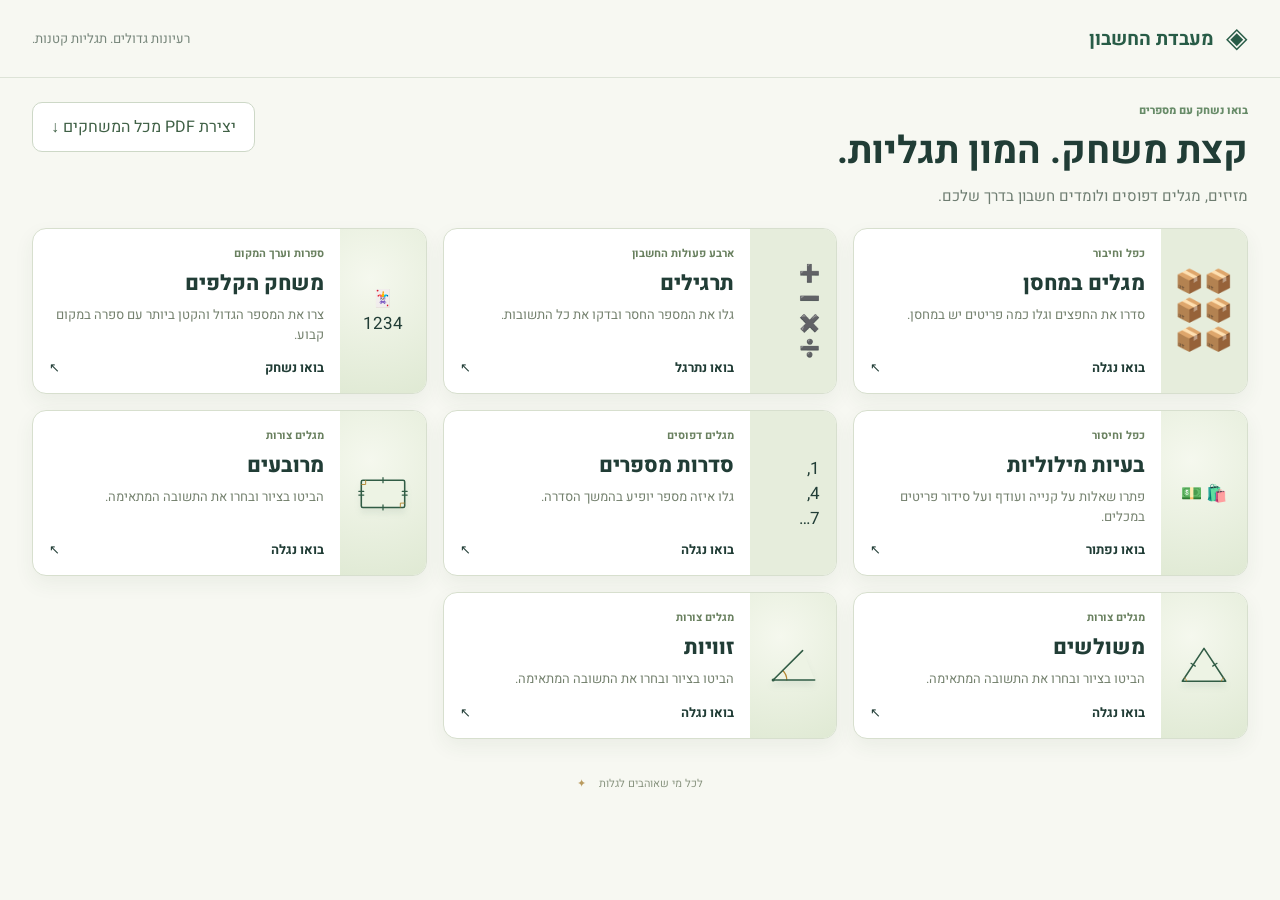
<file: index.html>
<!doctype html>
<html lang="he" dir="rtl">
  <head>
    <meta charset="UTF-8" />
    <meta name="viewport" content="width=device-width, initial-scale=1" />
    <title>מעבדת החשבון</title>
    <link rel="stylesheet" href="style.css" />
  </head>
  <body class="home-page">
    <header>
      <a href="./" id="brand">◈ <span>מעבדת החשבון</span></a
      ><span class="header-note">רעיונות גדולים. תגליות קטנות.</span>
    </header>
    <main>
      <section id="home">
        <button class="secondary" id="open-combined-pdf" type="button">
          יצירת PDF מכל המשחקים ↓
        </button>
        <div class="eyebrow">בואו נשחק עם מספרים</div>
        <h1>קצת משחק. המון תגליות.</h1>
        <p class="intro">מזיזים, מגלים דפוסים ולומדים חשבון בדרך שלכם.</p>
        <div class="games-grid">
        <a class="game-card" id="start" href="squares/"
          ><span class="card-art warehouse-art" aria-hidden="true"
            ><i>📦</i><i>📦</i><i>📦</i><i>📦</i><i>📦</i><i>📦</i></span
          ><span class="card-content"
            ><span class="tag">כפל וחיבור</span><strong>מגלים במחסן</strong
            ><span>סדרו את החפצים וגלו כמה פריטים יש במחסן.</span
            ><span class="card-link">בואו נגלה <b>↖</b></span></span
          ></a
        >
        <a class="game-card" href="exercises/"
          ><span class="card-art warehouse-art" aria-hidden="true"
            >➕ ➖ ✖️ ➗</span
          ><span class="card-content"
            ><span class="tag">ארבע פעולות החשבון</span><strong>תרגילים</strong
            ><span>גלו את המספר החסר ובדקו את כל התשובות.</span
            ><span class="card-link">בואו נתרגל <b>↖</b></span></span
          ></a
        >
        <a class="game-card" href="cards/">
          <span class="card-art geometry-card-art" aria-hidden="true">🃏 1234</span>
          <span class="card-content"><span class="tag">ספרות וערך המקום</span>
            <strong>משחק הקלפים</strong>
            <span>צרו את המספר הגדול והקטן ביותר עם ספרה במקום קבוע.</span>
            <span class="card-link">בואו נשחק <b>↖</b></span>
          </span>
        </a>
        <a class="game-card" href="word-problems/">
          <span class="card-art geometry-card-art" aria-hidden="true">🛍️ 💵</span>
          <span class="card-content"><span class="tag">כפל וחיסור</span>
            <strong>בעיות מילוליות</strong>
            <span>פתרו שאלות על קנייה ועודף ועל סידור פריטים במכלים.</span>
            <span class="card-link">בואו נפתור <b>↖</b></span>
          </span>
        </a>
        <a class="game-card" href="sequences/"
          ><span class="card-art warehouse-art" aria-hidden="true">1, 4, 7…</span
          ><span class="card-content"
            ><span class="tag">מגלים דפוסים</span><strong>סדרות מספרים</strong
            ><span>גלו איזה מספר יופיע בהמשך הסדרה.</span
            ><span class="card-link">בואו נגלה <b>↖</b></span></span
          ></a
        >
        <a class="game-card" href="quadrilaterals/"
          ><span class="card-art geometry-card-art" aria-hidden="true">
            <svg viewBox="0 0 200 160" fill="none">
              <rect x="30" y="36" width="140" height="88" rx="5" fill="#edf3e4" stroke="#315c45" stroke-width="5" />
              <path d="M100 28v16 M100 116v16 M22 72h16 M22 84h16 M162 72h16 M162 84h16" stroke="#315c45" stroke-width="4" stroke-linecap="round" />
              <path d="M44 36v14h-14 M156 124v-14h14" stroke="#b38632" stroke-width="3" />
            </svg></span
          ><span class="card-content"
            ><span class="tag">מגלים צורות</span><strong>מרובעים</strong
            ><span>הביטו בציור ובחרו את התשובה המתאימה.</span
            ><span class="card-link">בואו נגלה <b>↖</b></span></span
          ></a
        >
        <a class="game-card" href="triangles/"
          ><span class="card-art geometry-card-art" aria-hidden="true">
            <svg viewBox="0 0 200 160" fill="none">
              <path d="M100 24 170 130H30Z" fill="#edf3e4" stroke="#315c45" stroke-width="5" stroke-linejoin="round" />
              <path d="m58 72 14 9 m56 0 14-9" stroke="#315c45" stroke-width="4" stroke-linecap="round" />
              <path d="M44 130a22 22 0 0 0-7-12 M156 130a22 22 0 0 1 7-12" stroke="#b38632" stroke-width="3" />
            </svg></span
          ><span class="card-content"
            ><span class="tag">מגלים צורות</span><strong>משולשים</strong
            ><span>הביטו בציור ובחרו את התשובה המתאימה.</span
            ><span class="card-link">בואו נגלה <b>↖</b></span></span
          ></a
        >
        <a class="game-card" href="angles/"
          ><span class="card-art geometry-card-art" aria-hidden="true">
            <svg viewBox="0 0 200 160" fill="none">
              <path d="M36 126H170L131 31Z" fill="#edf3e4" />
              <path d="M80 126a44 44 0 0 0-13-31" stroke="#b38632" stroke-width="4" stroke-linecap="round" />
              <path d="m131 31-95 95h134" stroke="#315c45" stroke-width="5" stroke-linecap="round" stroke-linejoin="round" />
              <circle cx="36" cy="126" r="5" fill="#315c45" />
            </svg></span
          ><span class="card-content"
            ><span class="tag">מגלים צורות</span><strong>זוויות</strong
            ><span>הביטו בציור ובחרו את התשובה המתאימה.</span
            ><span class="card-link">בואו נגלה <b>↖</b></span></span
          ></a
        >
        </div>
      </section>
    </main>
    <footer>לכל מי שאוהבים לגלות <span>✦</span></footer>
    <dialog id="combined-pdf-dialog" aria-labelledby="combined-pdf-title">
      <form id="combined-pdf-form">
        <h2 id="combined-pdf-title">דף תרגילים לפי נושאים</h2>
        <p>
          בחרו את מספר התרגילים לכל משחק. 0 מדלג על הנושא.
          כל השאלות מופיעות תחילה, ואחריהן כל הפתרונות.
        </p>
        <div id="subject-counts"></div>
        <div class="answer-actions">
          <button class="primary" id="combined-generate" type="submit">
            יצירה והורדה</button
          ><button class="secondary" id="combined-close" type="button">
            ביטול
          </button>
        </div>
        <p id="combined-status" role="status" aria-live="polite"></p>
      </form>
    </dialog>
    <script src="vendor/pdf-lib.min.js"></script>
    <script src="combined-pdf.js"></script>
  </body>
</html>
</file>
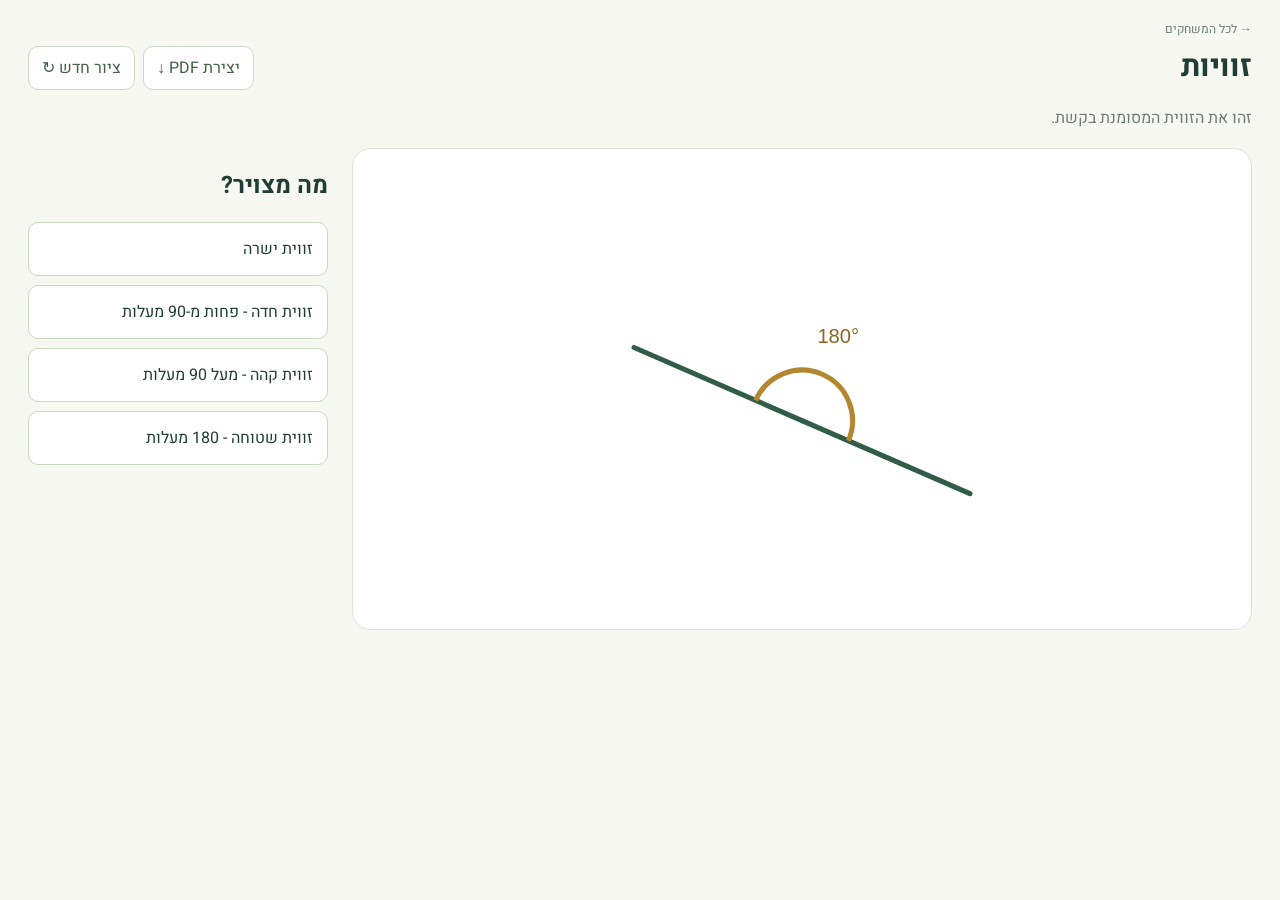
<file: angles/index.html>
<!doctype html>
<html lang="he" dir="rtl">
  <head>
    <meta charset="utf-8" />
    <meta name="viewport" content="width=device-width,initial-scale=1" />
    <title>זוויות | מעבדת החשבון</title>
    <link rel="stylesheet" href="../style.css" />
  </head>
  <body class="compact-game" data-geometry="angles">
    <main>
      <a class="back" href="../">→ לכל המשחקים</a>
      <div class="game-heading">
        <h1>זוויות</h1>
        <div class="round-controls">
          <button class="secondary" id="open-pdf">יצירת PDF ↓</button
          ><button class="secondary" id="next-shape">ציור חדש ↻</button>
        </div>
      </div>
      <p id="geometry-instruction"></p>
      <div class="geometry-workspace">
        <div class="geometry-drawing">
          <svg
            id="shape"
            viewBox="0 0 500 380"
            role="img"
            aria-label="ציור לזיהוי"
          ></svg>
        </div>
        <div>
          <h2>מה מצויר?</h2>
          <div id="shape-options" class="shape-options"></div>
          <button
            id="shape-feedback"
            type="button"
            disabled
            aria-live="polite"
          ></button>
        </div>
      </div>
    </main>
    <dialog id="geometry-pdf-dialog">
      <form id="geometry-pdf-form">
        <h2>דף תרגילים להדפסה</h2>
        <label for="geometry-pdf-count">מספר התרגילים</label
        ><input
          id="geometry-pdf-count"
          type="number"
          min="1"
          step="1"
          value="6"
          required
        />
        <div class="answer-actions">
          <button class="primary" id="geometry-pdf-generate" type="submit">
            יצירה והורדה</button
          ><button class="secondary" id="geometry-pdf-close" type="button">
            ביטול
          </button>
        </div>
        <p id="geometry-pdf-status" role="status"></p>
      </form>
    </dialog>
    <script src="../exercises/pdf.js"></script>
    <script src="../geometry.js"></script>
    <script src="../geometry-pdf.js"></script>
  </body>
</html>
</file>
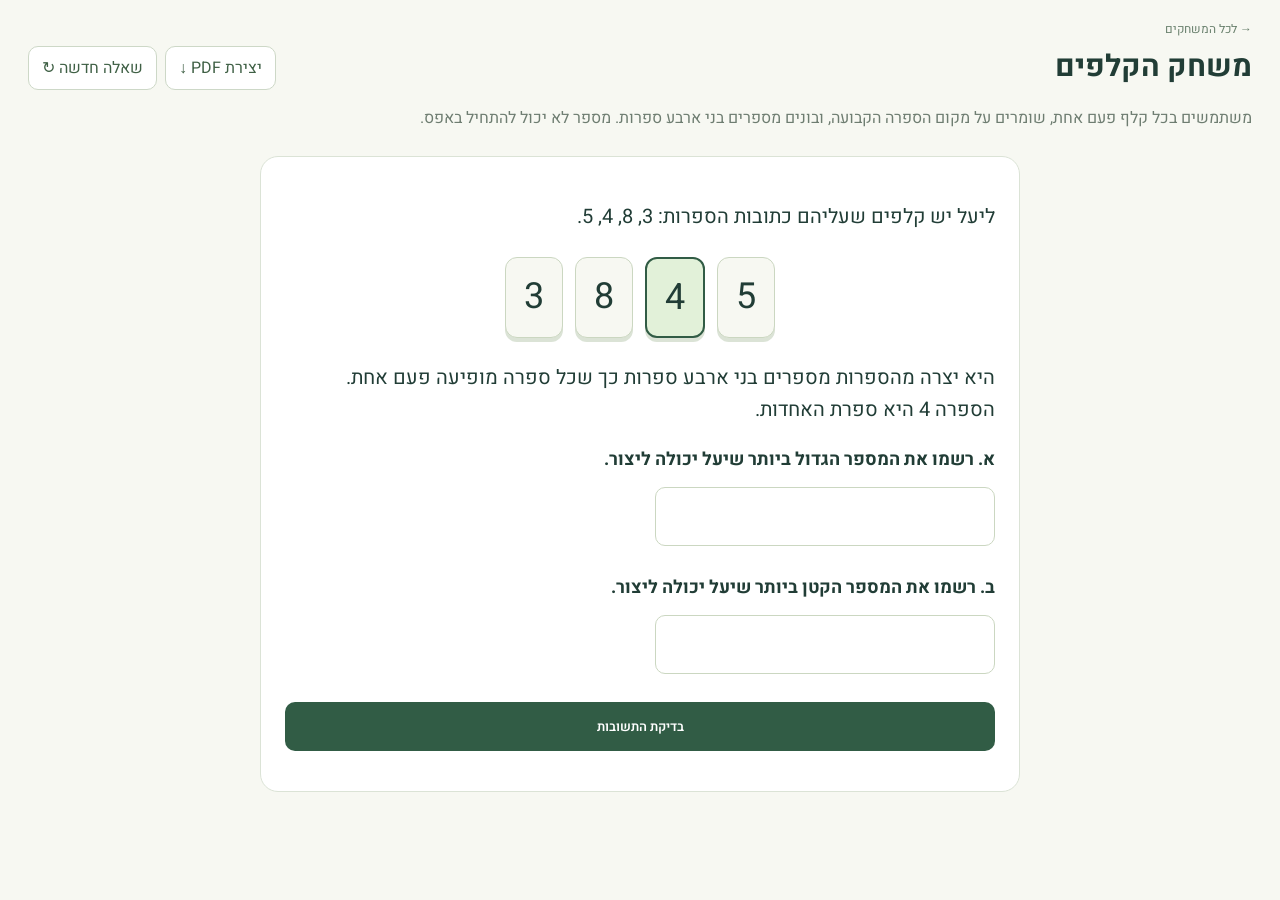
<file: cards/index.html>
<!doctype html>
<html lang="he" dir="rtl">
  <head>
    <meta charset="utf-8" />
    <meta name="viewport" content="width=device-width,initial-scale=1" />
    <title>משחק הקלפים | מעבדת החשבון</title>
    <link rel="stylesheet" href="../style.css" />
  </head>
  <body class="compact-game">
    <main>
      <a class="back" href="../">→ לכל המשחקים</a>
      <div class="game-heading">
        <h1>משחק הקלפים</h1>
        <div class="round-controls">
          <button class="secondary" id="open-pdf" type="button">יצירת PDF ↓</button>
          <button class="secondary" id="new-problem" type="button">שאלה חדשה ↻</button>
        </div>
      </div>
      <p>משתמשים בכל קלף פעם אחת, שומרים על מקום הספרה הקבועה, ובונים מספרים בני ארבע ספרות. מספר לא יכול להתחיל באפס.</p>
      <section class="sequence-panel word-problem-panel" aria-label="שאלת קלפים">
        <p id="card-intro"></p>
        <div id="digit-cards" dir="ltr" aria-label="הספרות שעל הקלפים"></div>
        <p id="card-rule"></p>
        <form id="answer-form">
          <label id="largest-label" for="largest"></label>
          <input id="largest" type="number" min="1000" max="9999" step="1" inputmode="numeric" required />
          <p id="largest-feedback" role="status" aria-live="polite"></p>
          <label id="smallest-label" for="smallest"></label>
          <input id="smallest" type="number" min="1000" max="9999" step="1" inputmode="numeric" required />
          <p id="smallest-feedback" role="status" aria-live="polite"></p>
          <button class="primary" type="submit">בדיקת התשובות</button>
        </form>
        <p id="card-feedback" role="status" aria-live="polite"></p>
      </section>
    </main>
    <dialog id="pdf-dialog" aria-labelledby="pdf-title">
      <form id="pdf-form">
        <h2 id="pdf-title">משחק הקלפים להדפסה</h2>
        <p>שאלות ואחריהן פתרונות. בכל שאלה הספרה הקבועה נשארת במקומה.</p>
        <label for="pdf-count">מספר התרגילים</label>
        <input id="pdf-count" type="number" min="1" step="1" value="12" required />
        <div class="answer-actions">
          <button class="primary" id="generate-pdf" type="submit">יצירה והורדה</button>
          <button class="secondary" id="close-pdf" type="button">ביטול</button>
        </div>
        <p id="pdf-status" role="status" aria-live="polite"></p>
      </form>
    </dialog>
    <script src="../exercises/pdf.js"></script>
    <script src="app.js"></script>
  </body>
</html>
</file>
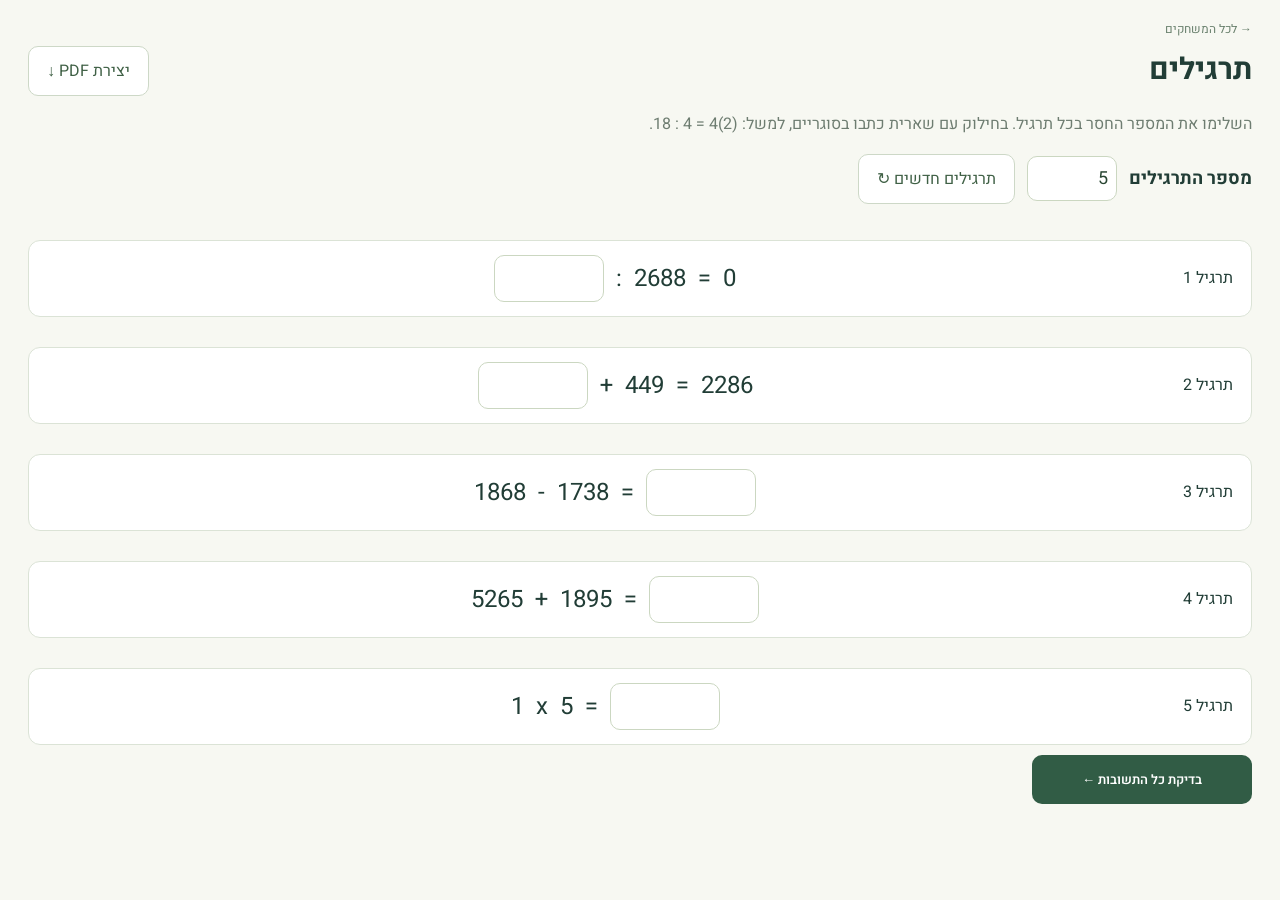
<file: exercises/index.html>
<!doctype html>
<html lang="he" dir="rtl">
  <head>
    <meta charset="utf-8" />
    <meta name="viewport" content="width=device-width,initial-scale=1" />
    <title>תרגילים | מעבדת החשבון</title>
    <link rel="stylesheet" href="../style.css" />
  </head>
  <body class="compact-game">
    <main>
      <a class="back" href="../">→ לכל המשחקים</a>
      <div class="game-heading">
        <h1>תרגילים</h1>
        <button class="secondary" id="open-pdf">יצירת PDF ↓</button>
      </div>
      <p>
        השלימו את המספר החסר בכל תרגיל. בחילוק עם שארית כתבו בסוגריים, למשל:
        <bdi dir="ltr">18 : 4 = 4(2)</bdi>.
      </p>
      <form id="batch-form" class="batch-controls">
        <label for="batch-count">מספר התרגילים</label
        ><input
          id="batch-count"
          type="number"
          min="1"
          step="1"
          value="5"
          required
        /><button class="secondary" type="submit">תרגילים חדשים ↻</button>
      </form>
      <form id="answers-form">
        <div id="problems"></div>
        <button class="primary" type="submit">בדיקת כל התשובות ←</button>
        <p id="batch-feedback" role="status" aria-live="polite"></p>
      </form>
    </main>
    <dialog id="pdf-dialog" aria-labelledby="pdf-title">
      <form id="pdf-form">
        <h2 id="pdf-title">דף תרגילים להדפסה</h2>
        <p>תרגילים עם מספר חסר, ובסוף דפי פתרונות.</p>
        <label for="pdf-count">מספר התרגילים</label
        ><input
          id="pdf-count"
          type="number"
          min="1"
          step="1"
          value="20"
          required
        />
        <div class="answer-actions">
          <button class="primary" id="generate-pdf" type="submit">
            יצירה והורדה</button
          ><button class="secondary" id="close-pdf" type="button">ביטול</button>
        </div>
        <p id="pdf-status" role="status" aria-live="polite"></p>
      </form>
    </dialog>
    <script src="pdf.js"></script>
    <script src="app.js"></script>
  </body>
</html>
</file>
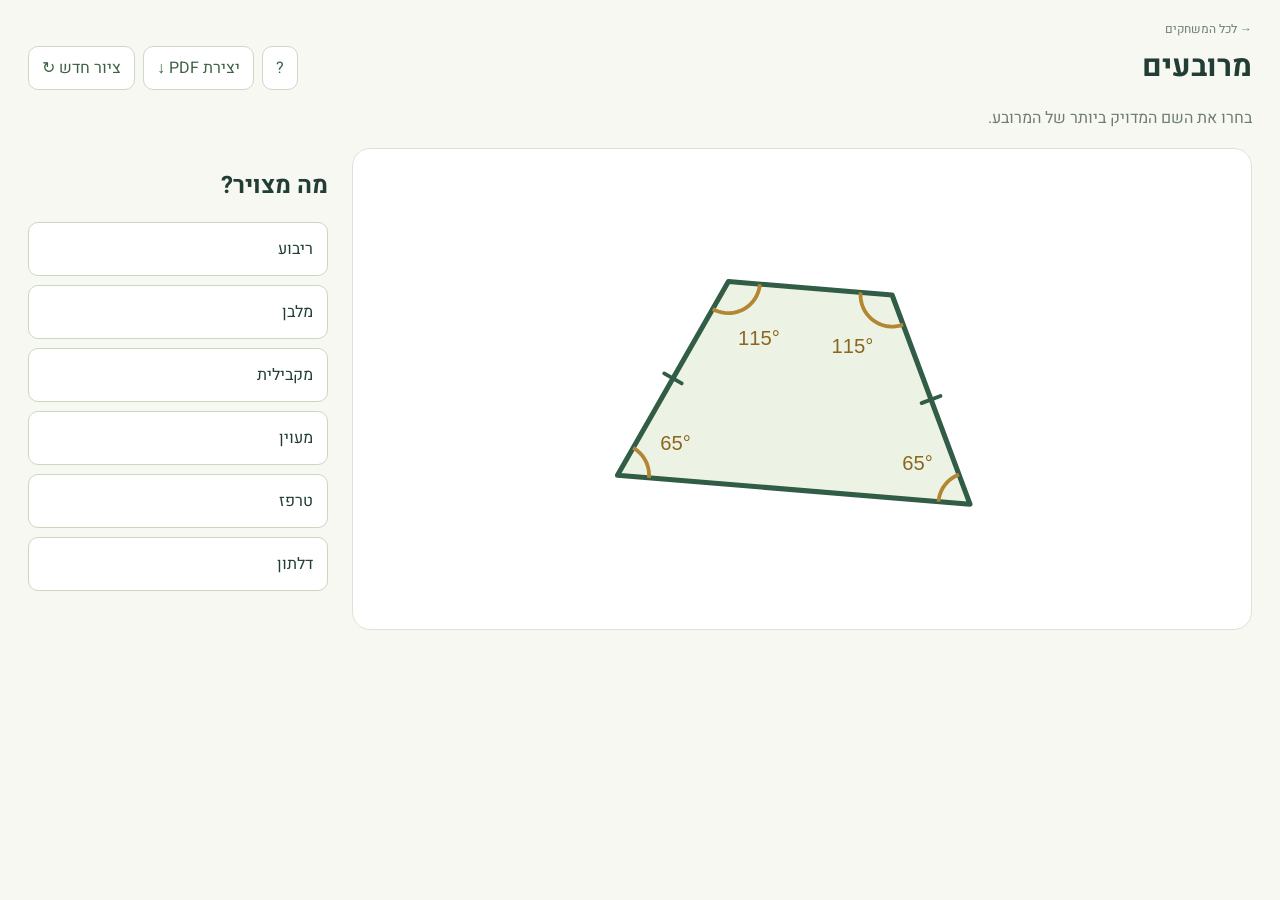
<file: quadrilaterals/index.html>
<!doctype html>
<html lang="he" dir="rtl">
  <head>
    <meta charset="utf-8" />
    <meta name="viewport" content="width=device-width,initial-scale=1" />
    <title>מרובעים | מעבדת החשבון</title>
    <link rel="stylesheet" href="../style.css" />
  </head>
  <body class="compact-game" data-geometry="quadrilaterals">
    <main>
      <a class="back" href="../">→ לכל המשחקים</a>
      <div class="game-heading">
        <h1>מרובעים</h1>
        <div class="round-controls">
          <button class="secondary" id="open-shape-help" type="button" aria-label="הגדרות ויחסים בין המרובעים" aria-haspopup="dialog">?</button>
          <button class="secondary" id="open-pdf">יצירת PDF ↓</button
          ><button class="secondary" id="next-shape">ציור חדש ↻</button>
        </div>
      </div>
      <p id="geometry-instruction"></p>
      <div class="geometry-workspace">
        <div class="geometry-drawing">
          <svg
            id="shape"
            viewBox="0 0 500 380"
            role="img"
            aria-label="ציור לזיהוי"
          ></svg>
        </div>
        <div>
          <h2>מה מצויר?</h2>
          <div id="shape-options" class="shape-options"></div>
          <button
            id="shape-feedback"
            type="button"
            disabled
            aria-live="polite"
          ></button>
        </div>
      </div>
    </main>
    <dialog id="geometry-pdf-dialog">
      <form id="geometry-pdf-form">
        <h2>דף תרגילים להדפסה</h2>
        <label for="geometry-pdf-count">מספר התרגילים</label
        ><input
          id="geometry-pdf-count"
          type="number"
          min="1"
          step="1"
          value="6"
          required
        />
        <div class="answer-actions">
          <button class="primary" id="geometry-pdf-generate" type="submit">
            יצירה והורדה</button
          ><button class="secondary" id="geometry-pdf-close" type="button">
            ביטול
          </button>
        </div>
        <p id="geometry-pdf-status" role="status"></p>
      </form>
    </dialog>
    <dialog id="shape-help-dialog" aria-labelledby="shape-help-title">
      <form method="dialog">
        <button class="secondary shape-help-close" aria-label="סגירת ההסבר" autofocus>סגירה ×</button>
        <h2 id="shape-help-title">משפחת המרובעים</h2>
        <p>מרובע הוא מצולע בעל ארבע צלעות. לכל צורה יכולים להתאים כמה שמות!</p>
        <h3>מה ההגדרה של כל צורה?</h3>
        <dl class="shape-definitions">
          <dt>ריבוע</dt><dd>מרובע שכל ארבע צלעותיו שוות וכל ארבע זוויותיו ישרות (90°).</dd>
          <dt>מלבן</dt><dd>מרובע שכל ארבע זוויותיו ישרות.</dd>
          <dt>מקבילית</dt><dd>מרובע שבו שני זוגות הצלעות הנגדיות מקבילים.</dd>
          <dt>מעוין</dt><dd>מרובע שכל ארבע צלעותיו שוות.</dd>
          <dt>טרפז</dt><dd>כאן נשתמש בהגדרה: מרובע שבו בדיוק זוג אחד של צלעות נגדיות מקבילות.</dd>
          <dt>דלתון</dt><dd>מרובע שבו שני זוגות נפרדים של צלעות סמוכות שוות. בהגדרה זו גם מעוין וריבוע הם דלתונים.</dd>
        </dl>
        <h3>מי שייך לאיזו משפחה?</h3>
        <ul>
          <li>כל ריבוע הוא גם מלבן וגם מעוין, ולכן גם מקבילית וגם דלתון.</li>
          <li>כל מלבן הוא מקבילית, אבל לא כל מקבילית היא מלבן.</li>
          <li>כל מעוין הוא מקבילית וגם דלתון, אבל לא כל מקבילית או דלתון הם מעוינים.</li>
          <li>לפי הגדרת הטרפז כאן, מקבילית אינה טרפז, ולכן גם מלבן, מעוין וריבוע אינם טרפזים.</li>
        </ul>
        <h3>מתי צורה מקבלת שם נוסף?</h3>
        <ul>
          <li><strong>מלבן הוא ריבוע</strong> כאשר שתי צלעות סמוכות שלו שוות — כלומר, האורך שווה לרוחב.</li>
          <li><strong>מעוין הוא ריבוע</strong> כאשר יש בו זווית ישרה אחת (ואז כל זוויותיו ישרות).</li>
          <li><strong>מקבילית היא מלבן</strong> כאשר יש בה זווית ישרה אחת.</li>
          <li><strong>מקבילית היא מעוין</strong> כאשר שתי צלעות סמוכות שלה שוות.</li>
          <li><strong>דלתון הוא מעוין</strong> כאשר כל ארבע צלעותיו שוות; אם גם זוויותיו ישרות, הוא ריבוע.</li>
        </ul>
        <p class="shape-help-note">יש ספרים שמגדירים טרפז כבעל לפחות זוג אחד של צלעות מקבילות — ואז גם מקבילית היא טרפז. יש גם ספרים שמוציאים מעוינים מהגדרת הדלתון. כדאי לבדוק באיזו הגדרה משתמשים בכיתה.</p>
        <p><strong>במשחק בוחרים את השם המדויק ביותר:</strong> לריבוע בוחרים „ריבוע”, אף שגם „מלבן” ו„מעוין” מתארים אותו נכון. סיבוב הציור אינו משנה את סוג המרובע.</p>
      </form>
    </dialog>
    <script src="help.js"></script>
    <script src="../exercises/pdf.js"></script>
    <script src="../geometry.js"></script>
    <script src="../geometry-pdf.js"></script>
  </body>
</html>
</file>
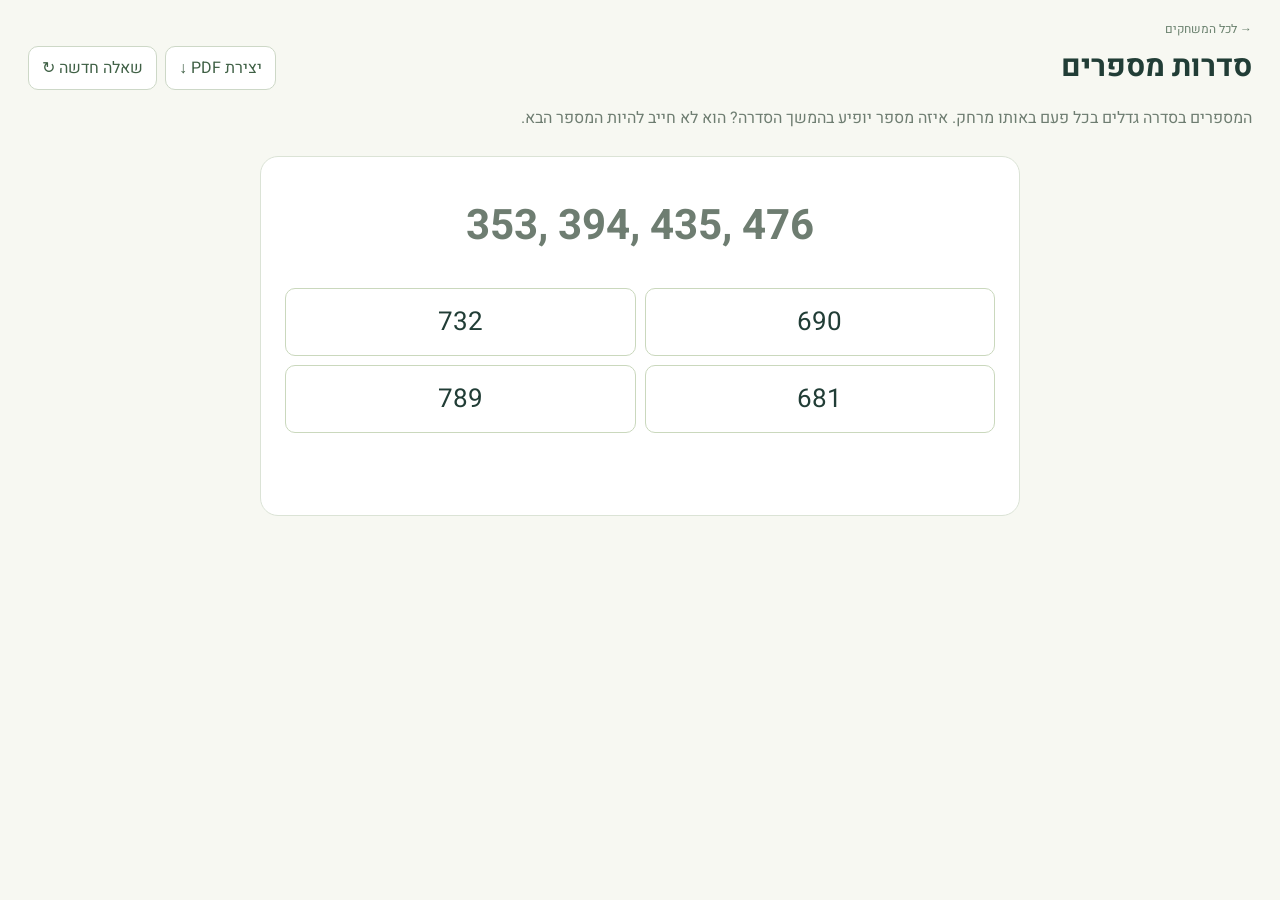
<file: sequences/index.html>
<!doctype html>
<html lang="he" dir="rtl">
  <head>
    <meta charset="utf-8" />
    <meta name="viewport" content="width=device-width,initial-scale=1" />
    <title>סדרות מספרים | מעבדת החשבון</title>
    <link rel="stylesheet" href="../style.css" />
  </head>
  <body class="compact-game">
    <main>
      <a class="back" href="../">→ לכל המשחקים</a>
      <div class="game-heading">
        <h1>סדרות מספרים</h1>
        <div class="round-controls">
          <button class="secondary" id="open-pdf" type="button">יצירת PDF ↓</button>
          <button class="secondary" id="new-sequence" type="button">שאלה חדשה ↻</button>
        </div>
      </div>
      <p>המספרים בסדרה גדלים בכל פעם באותו מרחק. איזה מספר יופיע בהמשך הסדרה? הוא לא חייב להיות המספר הבא.</p>
      <section class="sequence-panel" aria-label="סדרת המספרים">
        <p id="sequence" dir="ltr"></p>
        <div id="sequence-options" class="shape-options" dir="ltr" role="group" aria-label="בחרו מספר"></div>
        <div id="sequence-feedback" role="status" aria-live="polite"></div>
      </section>
    </main>
    <dialog id="pdf-dialog" aria-labelledby="pdf-title">
      <form id="pdf-form">
        <h2 id="pdf-title">סדרות מספרים להדפסה</h2>
        <p>בחרו מספר בכל סדרה. בסוף מופיעים פתרונות עם דרך החישוב.</p>
        <label for="pdf-count">מספר התרגילים</label>
        <input id="pdf-count" type="number" min="1" step="1" value="12" required />
        <div class="answer-actions">
          <button class="primary" id="generate-pdf" type="submit">יצירה והורדה</button>
          <button class="secondary" id="close-pdf" type="button">ביטול</button>
        </div>
        <p id="pdf-status" role="status" aria-live="polite"></p>
      </form>
    </dialog>
    <script src="../exercises/pdf.js"></script>
    <script src="app.js"></script>
  </body>
</html>
</file>
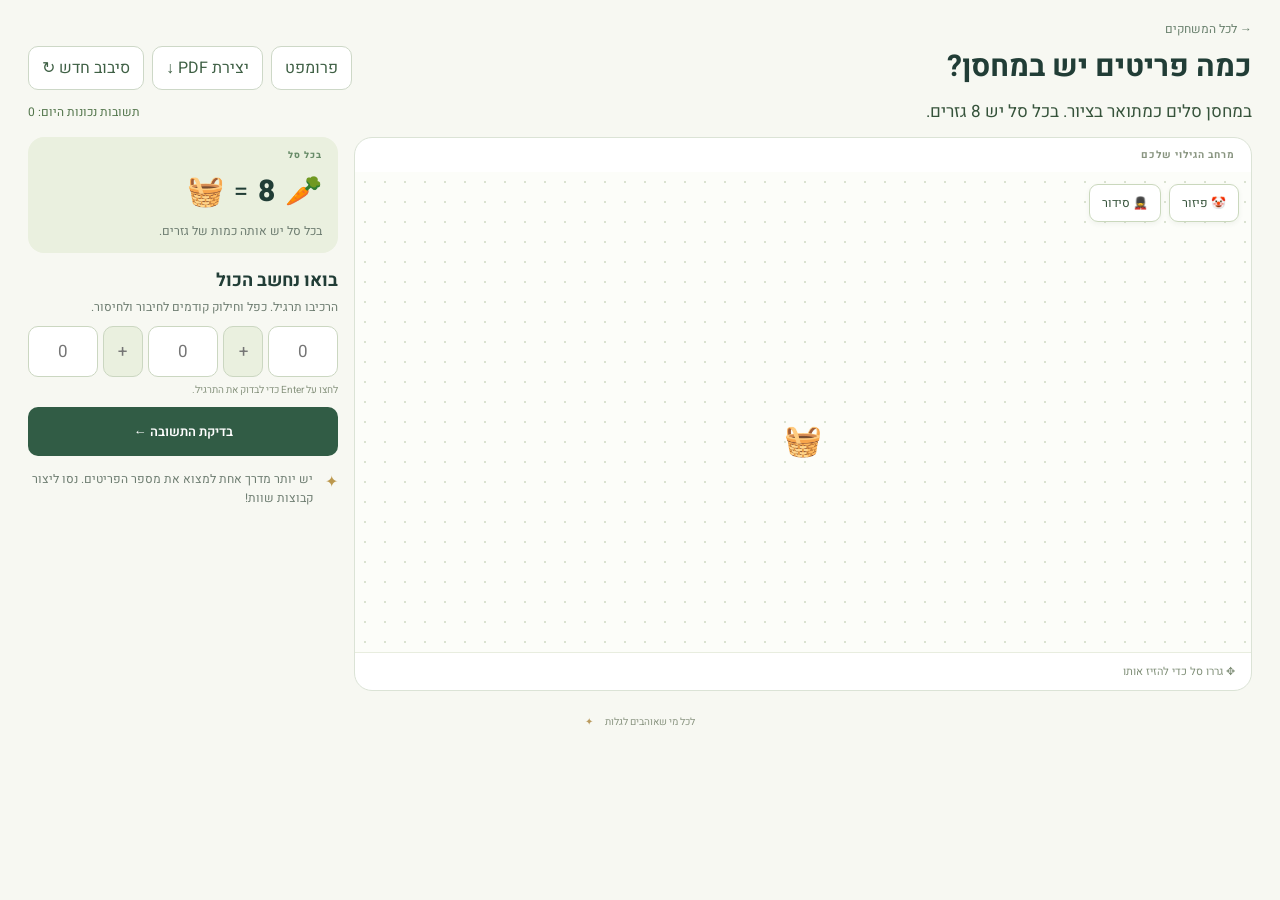
<file: squares/index.html>
<!doctype html>
<html lang="he" dir="rtl">
  <head>
    <meta charset="UTF-8" />
    <meta name="viewport" content="width=device-width, initial-scale=1" />
    <title>מגלים במחסן | מעבדת החשבון</title>
    <link rel="stylesheet" href="../style.css" />
  </head>
  <body class="compact-game">
    <main>
      <section id="game">
        <a class="back" id="back" href="../">→ לכל המשחקים</a>
        <div class="game-heading">
          <div>
            <h1>כמה פריטים יש במחסן?</h1>
          </div>
          <div class="round-controls">
            <button class="secondary" id="open-prompt" type="button">
              פרומפט
            </button>
            <button class="secondary" id="open-pdf" type="button">
              יצירת PDF ↓</button
            ><button class="secondary" id="new-round">סיבוב חדש ↻</button>
          </div>
        </div>
        <div class="question-row">
          <p id="question"></p>
          <span id="daily-score" role="status" aria-live="polite"></span>
        </div>
        <div class="workspace">
          <div class="board-panel">
            <div class="board-heading">
              <span>מרחב הגילוי שלכם</span><span id="count" hidden></span>
            </div>
            <div class="canvas-wrap">
              <div class="canvas-tools">
                <button id="explode" title="פזרו את החפצים">🤡 פיזור</button
                ><button id="order" title="סדרו את החפצים במלבן">
                  💂 סידור
                </button>
              </div>
              <canvas
                id="board"
                aria-label="חפצים שאפשר לגרור. השתמשו בעכבר או במגע כדי לסדר אותם בקבוצות."
              ></canvas>
            </div>
            <div class="board-footer">
              <span id="drag-help">✥ גררו חפץ כדי להזיז אותו</span>
            </div>
          </div>
          <aside>
            <div class="legend">
              <div class="eyebrow" id="legend-title">בכל חפץ</div>
              <div class="legend-value" dir="ltr">
                <span class="object-emoji" id="object-emoji"></span
                ><span>=</span><strong id="value"></strong
                ><span id="item-emoji" class="item-emoji"></span>
              </div>
              <p id="legend-description"></p>
            </div>
            <form id="answer-form">
              <label id="formula-label">בואו נחשב הכול</label>
              <p>הרכיבו תרגיל. כפל וחילוק קודמים לחיבור ולחיסור.</p>
              <div
                class="formula"
                dir="ltr"
                role="group"
                aria-labelledby="formula-label"
              >
                <input
                  class="number-field"
                  id="number-1"
                  aria-label="המספר הראשון"
                  inputmode="numeric"
                  autocomplete="off"
                  placeholder="0"
                /><input
                  class="operator-field"
                  id="operator-1"
                  aria-label="פעולת החשבון הראשונה"
                  readonly
                  placeholder="+"
                /><input
                  class="number-field"
                  id="number-2"
                  aria-label="המספר השני"
                  inputmode="numeric"
                  autocomplete="off"
                  placeholder="0"
                /><input
                  class="operator-field"
                  id="operator-2"
                  aria-label="פעולת החשבון השנייה"
                  readonly
                  placeholder="+"
                /><input
                  class="number-field"
                  id="number-3"
                  aria-label="המספר השלישי"
                  inputmode="numeric"
                  autocomplete="off"
                  placeholder="0"
                />
              </div>
              <div id="keypad" hidden aria-label="לוח מקשים לחשבון"></div>
              <span id="input-help">לחצו על Enter כדי לבדוק את התרגיל.</span>
              <div class="answer-actions">
                <button class="primary" type="submit">בדיקת התשובה ←</button
                ><button class="secondary" id="next-round" type="button" hidden>
                  סיבוב חדש ↻
                </button>
              </div>
              <div id="feedback" role="status" aria-live="polite"></div>
            </form>
            <div class="hint">
              <span>✦</span>
              <p>
                יש יותר מדרך אחת למצוא את מספר הפריטים. נסו ליצור קבוצות שוות!
              </p>
            </div>
          </aside>
        </div>
      </section>
    </main>
    <footer>לכל מי שאוהבים לגלות <span>✦</span></footer>
    <dialog id="pdf-dialog" aria-labelledby="pdf-title">
      <form id="pdf-form">
        <h2 id="pdf-title">דף תרגילים להדפסה</h2>
        <p>תרגילים ללא תשובות, ובסוף דפי פתרונות.</p>
        <label for="exercise-count">מספר התרגילים</label>
        <input
          id="exercise-count"
          type="number"
          min="1"
          step="1"
          value="6"
          required
          inputmode="numeric"
        />
        <div class="answer-actions">
          <button class="primary" id="generate-pdf" type="submit">
            יצירה והורדה
          </button>
          <button class="secondary" id="close-pdf" type="button">ביטול</button>
        </div>
        <p id="pdf-status" role="status" aria-live="polite"></p>
      </form>
    </dialog>
    <dialog id="prompt-dialog" aria-labelledby="prompt-title">
      <h2 id="prompt-title">פרומפט ליצירת האפליקציה</h2>
      <textarea
        id="prompt-text"
        readonly
        dir="ltr"
        aria-label="App creation prompt"
        spellcheck="false"
      ></textarea>
      <div class="answer-actions" dir="ltr">
        <button class="secondary" id="close-prompt" type="button">OK</button>
        <button class="primary" id="copy-prompt" type="button" disabled>
          Copy to Clipboard
        </button>
      </div>
      <p id="prompt-status" role="status" aria-live="polite"></p>
    </dialog>
    <script src="prompt.js"></script>
    <script src="themes.js"></script>
    <script src="worksheet.js"></script>
    <script src="app.js"></script>
  </body>
</html>
</file>
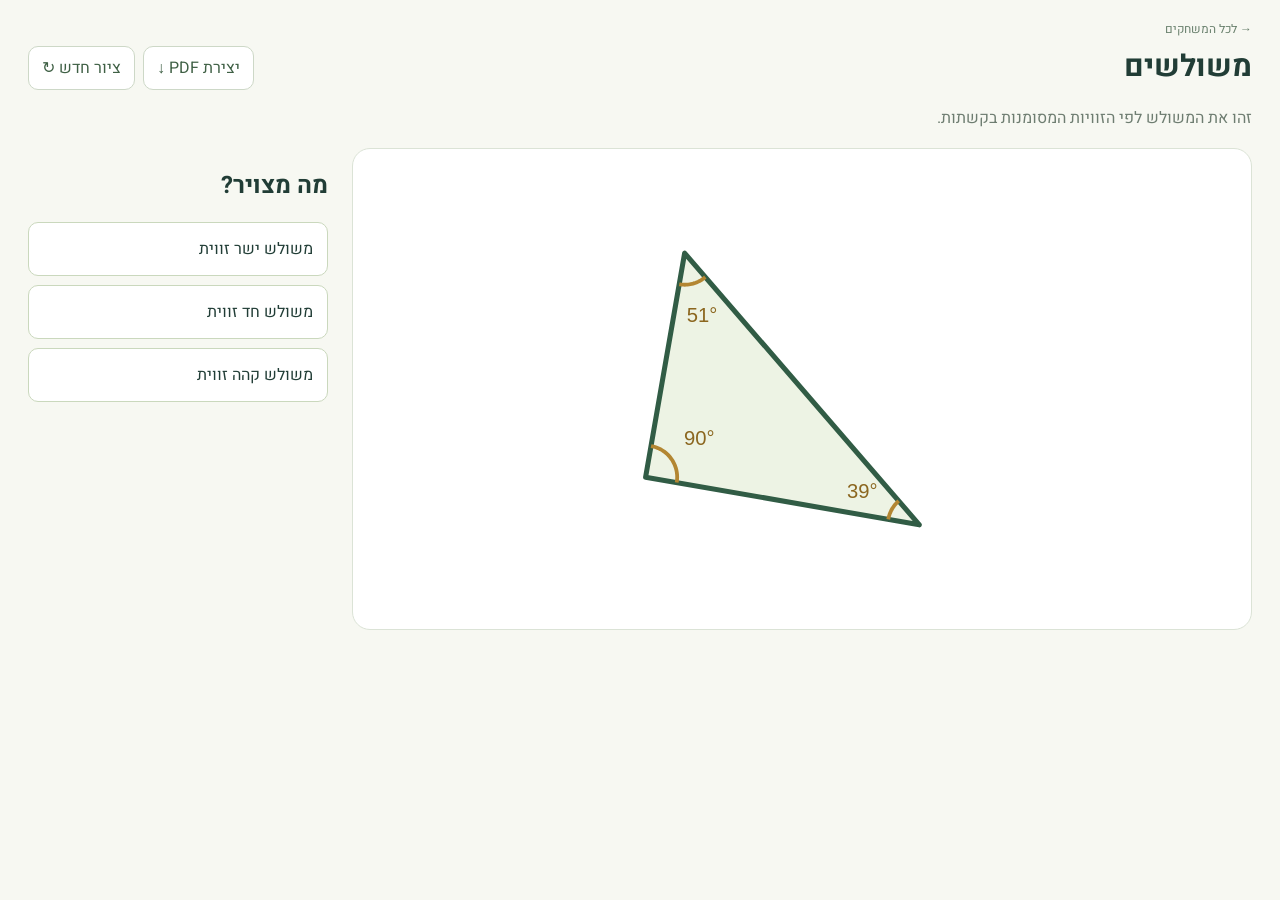
<file: triangles/index.html>
<!doctype html>
<html lang="he" dir="rtl">
  <head>
    <meta charset="utf-8" />
    <meta name="viewport" content="width=device-width,initial-scale=1" />
    <title>משולשים | מעבדת החשבון</title>
    <link rel="stylesheet" href="../style.css" />
  </head>
  <body class="compact-game" data-geometry="triangles">
    <main>
      <a class="back" href="../">→ לכל המשחקים</a>
      <div class="game-heading">
        <h1>משולשים</h1>
        <div class="round-controls">
          <button class="secondary" id="open-pdf">יצירת PDF ↓</button
          ><button class="secondary" id="next-shape">ציור חדש ↻</button>
        </div>
      </div>
      <p id="geometry-instruction"></p>
      <div class="geometry-workspace">
        <div class="geometry-drawing">
          <svg
            id="shape"
            viewBox="0 0 500 380"
            role="img"
            aria-label="ציור לזיהוי"
          ></svg>
        </div>
        <div>
          <h2>מה מצויר?</h2>
          <div id="shape-options" class="shape-options"></div>
          <button
            id="shape-feedback"
            type="button"
            disabled
            aria-live="polite"
          ></button>
        </div>
      </div>
    </main>
    <dialog id="geometry-pdf-dialog">
      <form id="geometry-pdf-form">
        <h2>דף תרגילים להדפסה</h2>
        <label for="geometry-pdf-count">מספר התרגילים</label
        ><input
          id="geometry-pdf-count"
          type="number"
          min="1"
          step="1"
          value="6"
          required
        />
        <div class="answer-actions">
          <button class="primary" id="geometry-pdf-generate" type="submit">
            יצירה והורדה</button
          ><button class="secondary" id="geometry-pdf-close" type="button">
            ביטול
          </button>
        </div>
        <p id="geometry-pdf-status" role="status"></p>
      </form>
    </dialog>
    <script src="../exercises/pdf.js"></script>
    <script src="../geometry.js"></script>
    <script src="../geometry-pdf.js"></script>
  </body>
</html>
</file>
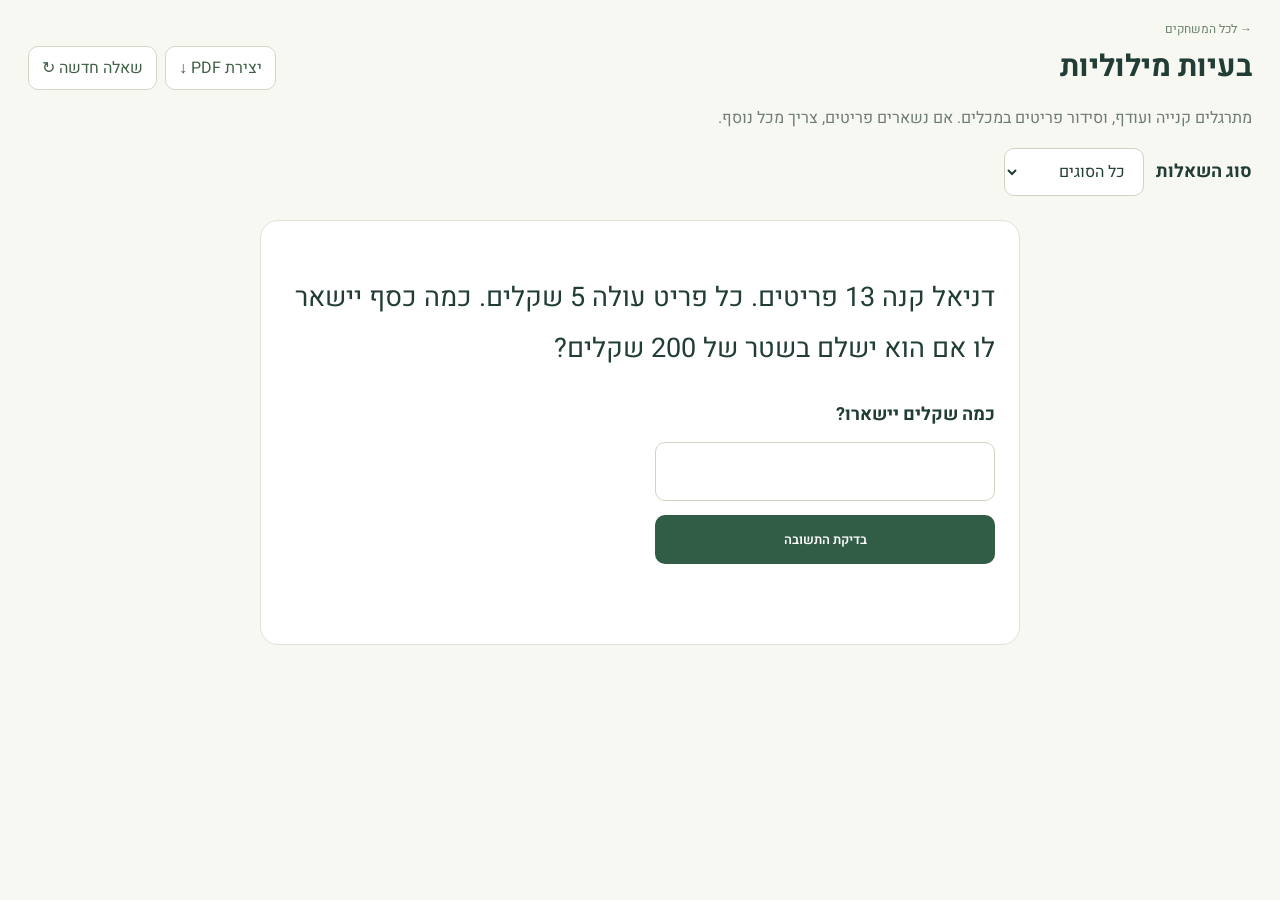
<file: word-problems/index.html>
<!doctype html>
<html lang="he" dir="rtl">
  <head>
    <meta charset="utf-8" />
    <meta name="viewport" content="width=device-width,initial-scale=1" />
    <title>בעיות מילוליות | מעבדת החשבון</title>
    <link rel="stylesheet" href="../style.css" />
  </head>
  <body class="compact-game">
    <main>
      <a class="back" href="../">→ לכל המשחקים</a>
      <div class="game-heading">
        <h1>בעיות מילוליות</h1>
        <div class="round-controls">
          <button class="secondary" id="open-pdf" type="button">יצירת PDF ↓</button>
          <button class="secondary" id="new-problem" type="button">שאלה חדשה ↻</button>
        </div>
      </div>
      <p>מתרגלים קנייה ועודף, וסידור פריטים במכלים. אם נשארים פריטים, צריך מכל נוסף.</p>
      <div class="batch-controls">
        <label for="problem-type">סוג השאלות</label>
        <select id="problem-type">
          <option value="mixed">כל הסוגים</option>
          <option value="shopping">קנייה ועודף</option>
          <option value="packing">סידור במכלים</option>
        </select>
      </div>
      <section class="sequence-panel word-problem-panel" aria-label="בעיה מילולית">
        <p id="word-problem"></p>
        <form id="answer-form">
          <label id="answer-label" for="answer">כמה שקלים יישארו?</label>
          <input id="answer" type="number" min="0" max="200" step="1" inputmode="numeric" required />
          <button class="primary" type="submit">בדיקת התשובה</button>
        </form>
        <div id="word-feedback" role="status" aria-live="polite"></div>
      </section>
    </main>
    <dialog id="pdf-dialog" aria-labelledby="pdf-title">
      <form id="pdf-form">
        <h2 id="pdf-title">בעיות מילוליות להדפסה</h2>
        <p>שאלות מהסוג שנבחר בעמוד, ואחריהן פתרונות עם דרך החישוב.</p>
        <label for="pdf-count">מספר התרגילים</label>
        <input id="pdf-count" type="number" min="1" step="1" value="12" required />
        <div class="answer-actions">
          <button class="primary" id="generate-pdf" type="submit">יצירה והורדה</button>
          <button class="secondary" id="close-pdf" type="button">ביטול</button>
        </div>
        <p id="pdf-status" role="status" aria-live="polite"></p>
      </form>
    </dialog>
    <script src="../exercises/pdf.js"></script>
    <script src="app.js"></script>
  </body>
</html>
</file>
<file: style.css>
@import url("https://fonts.googleapis.com/css2?family=Heebo:wght@400;500;600;700;800&family=DM+Sans:wght@400;500;600;700&family=Manrope:wght@400;500;600;700;800&display=swap");
:root {
  font-family: "DM Sans", sans-serif;
  color: #213d36;
  background: #f7f8f2;
  font-synthesis: none;
}
* {
  box-sizing: border-box;
}
body {
  margin: 0;
}
button,
a,
input {
  -webkit-tap-highlight-color: transparent;
}
button,
input {
  font: inherit;
}
button {
  cursor: pointer;
}
button:focus-visible,
a:focus-visible {
  outline: 3px solid #dfad46;
  outline-offset: 5px;
}
[hidden] {
  display: none !important;
}
header {
  max-width: 1320px;
  margin: auto;
  padding: 28px 48px;
  display: flex;
  align-items: center;
  justify-content: space-between;
  border-bottom: 1px solid #dde3d7;
}
header a {
  color: #285c47;
  text-decoration: none;
  font-size: 28px;
  display: flex;
  gap: 12px;
  align-items: center;
}
header a span {
  font-size: 19px;
  font-weight: 700;
}
.header-note {
  font-size: 13px;
  color: #77867b;
}
main {
  max-width: 1320px;
  margin: auto;
  padding: 64px 48px;
  min-height: calc(100vh - 170px);
}
.eyebrow {
  font-size: 11px;
  font-weight: 800;
  letter-spacing: 1.7px;
  color: #678b68;
}
h1 {
  font-family: Manrope, sans-serif;
  font-size: 54px;
  line-height: 1.13;
  letter-spacing: -2.4px;
  margin: 20px 0;
}
p {
  line-height: 1.6;
  color: #6e7d71;
}
.intro {
  font-size: 17px;
  max-width: 450px;
}
.game-card {
  margin-top: 36px;
  width: 530px;
  max-width: 100%;
  padding: 0;
  display: flex;
  text-align: left;
  border: 1px solid #d7dfce;
  background: #fff;
  border-radius: 20px;
  overflow: hidden;
  color: inherit;
  box-shadow: 0 8px 20px #304c3710;
  transition: transform 0.2s;
}
.game-card:hover {
  transform: translateY(-4px);
}
.card-art {
  background: #e6eddc;
  width: 180px;
  flex-shrink: 0;
  display: grid;
  grid-template-columns: repeat(2, 42px);
  gap: 10px;
  align-content: center;
  justify-content: center;
  padding: 30px;
  transform: none;
}
.card-art i {
  height: 42px;
  background: #77a76c;
  border-radius: 7px;
  box-shadow: 0 3px 0 #588650;
}
.card-art.geometry-card-art {
  display: flex;
  align-items: center;
  padding: 18px;
  background: radial-gradient(circle at 35% 30%, #f5f8ee, #dfe9d3);
}
.geometry-card-art svg {
  width: 100%;
  height: auto;
  overflow: visible;
  filter: drop-shadow(0 5px 3px #315c4515);
}
.card-art i:nth-child(3n) {
  background: #abc791;
}
.card-content {
  padding: 30px;
  display: flex;
  flex-direction: column;
  gap: 12px;
}
.tag {
  font-size: 9px;
  letter-spacing: 1.1px;
  font-weight: 700;
  color: #69805f;
}
.card-content strong {
  font:
    800 23px Manrope,
    sans-serif;
  letter-spacing: -0.8px;
}
.card-content > span:not(.tag):not(.card-link) {
  font-size: 14px;
  color: #74816e;
  line-height: 1.6;
}
.card-link {
  font-weight: 700;
  font-size: 14px;
  margin-top: 15px;
  display: flex;
  justify-content: space-between;
}
.small-note {
  font-size: 12px;
  margin-top: 24px;
}
.back {
  border: 0;
  background: none;
  padding: 0;
  color: #69806d;
  font-size: 13px;
  margin-bottom: 30px;
}
.game-heading {
  display: flex;
  justify-content: space-between;
  align-items: center;
  margin-bottom: 30px;
}
.game-heading h1 {
  font-size: 40px;
  margin: 10px 0;
}
.game-heading p {
  margin: 0;
  font-size: 14px;
}
.secondary {
  border: 1px solid #cdd8c7;
  border-radius: 10px;
  background: #fff;
  padding: 12px 18px;
  color: #3f6045;
}
.workspace {
  display: grid;
  grid-template-columns: minmax(0, 1fr) 290px;
  gap: 26px;
}
.board-panel {
  background: #fff;
  border: 1px solid #dbe3d6;
  border-radius: 18px;
  overflow: hidden;
  align-self: start;
}
.board-heading {
  display: flex;
  justify-content: space-between;
  align-items: center;
  padding: 20px 24px;
  font-size: 10px;
  font-weight: 700;
  letter-spacing: 1px;
  color: #899581;
}
#count {
  background: #eff3e9;
  padding: 6px 10px;
  border-radius: 20px;
  color: #66825d;
  letter-spacing: 0;
}
canvas {
  display: block;
  width: 100%;
  height: 420px;
  touch-action: none;
  background-color: #fcfdf9;
  background-image: radial-gradient(#dae2d1 1px, transparent 1px);
  background-size: 20px 20px;
  cursor: grab;
}
canvas.dragging {
  cursor: grabbing;
}
.board-footer {
  padding: 18px 24px;
  display: flex;
  justify-content: space-between;
  gap: 12px;
  color: #819079;
  font-size: 11px;
  border-top: 1px solid #e8eddf;
}
.board-footer button {
  border: 0;
  background: none;
  color: #65805d;
  font-size: 11px;
  text-decoration: underline;
}
.legend {
  background: #eaf0df;
  padding: 24px;
  border-radius: 16px;
}
.legend .eyebrow {
  font-size: 9px;
  letter-spacing: 1px;
}
.legend-value {
  display: flex;
  align-items: center;
  gap: 18px;
  margin: 22px 0 12px;
  font-size: 26px;
}
.legend-value strong {
  font:
    800 38px Manrope,
    sans-serif;
}
.sample {
  width: 42px;
  height: 42px;
  border-radius: 6px;
  background: #7ba76b;
  box-shadow: 0 3px 0 #5b864e;
}
.legend p {
  font-size: 12px;
  margin: 0;
}
form {
  margin-top: 26px;
}
label {
  font-weight: 700;
  font-size: 18px;
}
form p {
  font-size: 12px;
  margin: 8px 0 14px;
}
input {
  width: 100%;
  padding: 15px 14px;
  border: 1px solid #cbd7c1;
  background: #fff;
  border-radius: 10px;
  font-size: 18px;
  color: #284532;
  outline: none;
}
input:focus {
  border-color: #6d9960;
  box-shadow: 0 0 0 3px #7aa36520;
}
#input-help {
  display: block;
  font-size: 10px;
  color: #899580;
  margin: 10px 0 18px;
}
.primary {
  background: #315c45;
  color: white;
  border: 0;
  border-radius: 10px;
  width: 100%;
  padding: 15px;
  font-size: 13px;
  font-weight: 600;
}
.primary:hover {
  background: #234832;
}
#feedback {
  font-size: 13px;
  line-height: 1.6;
  margin-top: 14px;
}
#feedback.success {
  color: #326831;
  background: #e3f1da;
  padding: 14px;
  border-radius: 10px;
}
#feedback.error {
  color: #90632d;
}
.hint {
  display: flex;
  gap: 12px;
  margin-top: 22px;
  color: #bc984d;
}
.hint p {
  font-size: 12px;
  margin: 0;
}
footer {
  padding: 22px 48px;
  text-align: center;
  font-size: 11px;
  color: #8a9581;
}
footer span {
  margin-left: 10px;
  color: #ba9b5f;
}
@media (max-width: 800px) {
  header {
    padding: 22px;
  }
  .header-note {
    display: none;
  }
  main {
    padding: 36px 22px;
  }
  .workspace {
    grid-template-columns: 1fr;
  }
  aside {
    display: grid;
    grid-template-columns: 1fr 1fr;
    gap: 20px;
  }
  form {
    margin: 0;
  }
  .hint {
    grid-column: 1/-1;
  }
  h1 {
    font-size: 44px;
  }
  .game-heading {
    gap: 18px;
  }
  .game-heading h1 {
    font-size: 32px;
  }
}
@media (max-width: 500px) {
  aside {
    display: block;
  }
  form {
    margin-top: 24px;
  }
  .card-art {
    width: 115px;
    grid-template-columns: repeat(2, 30px);
    gap: 8px;
    padding: 16px;
  }
  .card-art i {
    height: 30px;
  }
  .card-content {
    padding: 22px;
  }
  .game-heading {
    align-items: start;
  }
  .secondary {
    font-size: 11px;
    padding: 10px;
    white-space: nowrap;
  }
  canvas {
    height: 380px;
  }
  .board-heading,
  .board-footer {
    padding: 16px;
  }
}

.canvas-wrap {
  position: relative;
}
.canvas-tools {
  position: absolute;
  top: 12px;
  left: 12px;
  display: flex;
  gap: 8px;
  z-index: 1;
}
.canvas-tools button {
  border: 1px solid #cad8bd;
  border-radius: 9px;
  padding: 9px 12px;
  background: #fffffff0;
  color: #36533b;
  font-size: 12px;
  box-shadow: 0 2px 5px #304c3710;
}
.formula {
  display: flex;
  gap: 5px;
}
.formula input {
  min-width: 0;
  padding: 12px 2px;
  text-align: center;
  width: 24%;
  font-size: 17px;
}
.formula .operator-field {
  width: 14%;
  background: #eaf0df;
  cursor: pointer;
}
.formula input.active {
  border-color: #648858;
  box-shadow: 0 0 0 2px #87a96c44;
}
#keypad {
  margin: 12px 0;
  display: grid;
  grid-template-columns: repeat(3, 1fr);
  gap: 6px;
}
#keypad.operators {
  grid-template-columns: repeat(4, 1fr);
}
#keypad button {
  border: 1px solid #d1ddc6;
  background: #fff;
  border-radius: 8px;
  padding: 12px;
  color: #315c45;
  font-size: 20px;
}
#keypad button:last-child {
  font-size: 14px;
}
#keypad button:hover {
  background: #eaf0df;
}

/* Hebrew copy follows RTL; math expressions and keypads keep their familiar order. */
:root {
  font-family: "Heebo", sans-serif;
}
h1,
.card-content strong,
.legend-value strong {
  font-family: "Heebo", sans-serif;
}
h1,
.card-content strong {
  letter-spacing: 0;
}
.eyebrow,
.tag {
  letter-spacing: 0;
}
.game-card {
  text-align: start;
}
.canvas-tools {
  left: auto;
  inset-inline-start: 12px;
}
.formula,
#keypad {
  direction: ltr;
}
.formula input {
  direction: ltr;
}
.legend-value {
  justify-content: flex-end;
}
.card-link b {
  direction: ltr;
}
footer span {
  margin-left: 0;
  margin-inline-start: 10px;
}
.game-heading h1 {
  line-height: 1.3;
}
.game-heading p {
  max-width: 650px;
}
#feedback {
  overflow-wrap: anywhere;
}

.game-card {
  text-decoration: none;
}
.back {
  display: inline-block;
  text-decoration: none;
}

.object-emoji,
.item-emoji {
  font-size: 38px;
  line-height: 1;
}
.legend-value {
  gap: 12px;
}
.warehouse-art i {
  background: none !important;
  box-shadow: none;
  font-style: normal;
  font-size: 34px;
  display: flex;
  align-items: center;
  justify-content: center;
}

.round-controls {
  display: flex;
  flex-direction: column;
  align-items: center;
  gap: 10px;
  flex-shrink: 0;
}
#daily-score {
  font-size: 13px;
  color: #52754b;
}
.answer-actions {
  display: flex;
  gap: 8px;
  align-items: stretch;
}
.answer-actions .primary {
  flex: 1;
  width: auto;
}
.answer-actions .secondary {
  flex: 1;
  padding: 12px 8px;
  font-size: 12px;
}

dialog {
  border: 1px solid #cdd8c7;
  border-radius: 18px;
  padding: 28px;
  width: 420px;
  max-width: calc(100% - 32px);
  color: #213d36;
  background: #f7f8f2;
}
dialog::backdrop {
  background: #213d3677;
}
dialog h2 {
  margin-top: 0;
}
dialog form {
  margin: 0;
}
dialog input {
  margin: 14px 0;
}
dialog .answer-actions {
  margin-top: 12px;
}

#prompt-dialog {
  width: 760px;
}
#prompt-text {
  box-sizing: border-box;
  width: 100%;
  height: 55vh;
  resize: vertical;
  padding: 16px;
  border: 1px solid #cbd7c1;
  border-radius: 10px;
  background: white;
  color: #213d36;
  font: 14px/1.6 monospace;
  text-align: left;
  margin-bottom: 16px;
}
#prompt-dialog .answer-actions {
  flex-wrap: wrap;
}

/* Keep the exercise and its controls visible together, including on small screens. */
.compact-game main {
  padding: 16px 28px;
  min-height: 0;
  max-width: 1400px;
}
.compact-game .back {
  margin-bottom: 8px;
  font-size: 12px;
}
.compact-game .game-heading {
  margin-bottom: 8px;
  gap: 16px;
  align-items: center;
}
.compact-game .game-heading h1 {
  font-size: 30px;
  margin: 0;
  line-height: 1.25;
}
.compact-game .round-controls {
  flex-direction: row;
  gap: 8px;
  flex-wrap: wrap;
}
.compact-game .round-controls button {
  padding: 9px 13px;
  min-height: 38px;
}
.question-row {
  display: flex;
  justify-content: space-between;
  align-items: center;
  gap: 12px;
  margin-bottom: 12px;
}
.question-row p {
  margin: 0;
  color: #36533b;
  font-size: 17px;
}
.question-row #daily-score {
  white-space: nowrap;
  font-size: 12px;
}
.compact-game .workspace {
  grid-template-columns: minmax(0, 1fr) 310px;
  gap: 16px;
}
.compact-game canvas {
  height: clamp(260px, calc(100dvh - 235px), 480px);
}
.compact-game .board-heading {
  padding: 10px 16px;
}
.compact-game .board-footer {
  padding: 10px 16px;
}
.compact-game .legend {
  padding: 12px 16px;
}
.compact-game .legend-value {
  margin: 8px 0;
  gap: 10px;
}
.compact-game .legend-value strong {
  font-size: 30px;
}
.compact-game .object-emoji,
.compact-game .item-emoji {
  font-size: 30px;
}
.compact-game #answer-form {
  margin-top: 14px;
}
.compact-game form p {
  margin: 4px 0 8px;
}
.compact-game .hint {
  margin-top: 10px;
}
.compact-game #input-help {
  margin: 6px 0 10px;
}
.compact-game #keypad {
  margin: 8px 0;
  gap: 4px;
}
.compact-game #keypad button {
  padding: 7px;
  font-size: 18px;
}
.compact-game footer {
  padding: 8px;
  font-size: 10px;
}
@media (max-width: 800px) {
  .compact-game main {
    padding: 12px 16px;
  }
  .compact-game .game-heading {
    flex-wrap: wrap;
    gap: 8px;
  }
  .compact-game .game-heading h1 {
    font-size: 25px;
  }
  .question-row {
    flex-wrap: wrap;
    gap: 4px;
    margin-bottom: 8px;
  }
  .question-row p {
    font-size: 15px;
  }
  .compact-game .workspace {
    grid-template-columns: 1fr;
    gap: 10px;
  }
  .compact-game canvas {
    height: clamp(180px, 28dvh, 260px);
  }
  .compact-game aside {
    display: grid;
    grid-template-columns: 120px minmax(0, 1fr);
    gap: 10px;
    align-items: start;
  }
  .compact-game .legend {
    padding: 10px;
  }
  .compact-game .legend-value {
    flex-wrap: wrap;
    gap: 5px;
  }
  .compact-game .legend p {
    font-size: 10px;
  }
  .compact-game #answer-form {
    margin-top: 0;
  }
  .compact-game .hint {
    display: none;
  }
  .compact-game .round-controls button {
    padding: 7px 10px;
    min-height: 34px;
    font-size: 12px;
  }
  .compact-game .formula input {
    padding: 9px 2px;
  }
  .compact-game .primary {
    padding: 11px;
  }
}

@media (max-width: 800px) {
  .compact-game:has(#keypad:not([hidden])) canvas {
    height: 160px;
  }
}

@media (max-width: 800px) {
  .compact-game #keypad:not(.operators) {
    grid-template-columns: repeat(6, minmax(0, 1fr));
  }
  .compact-game #keypad button {
    padding: 5px 0;
    font-size: 16px;
  }
}

.batch-controls {
  display: flex;
  align-items: center;
  gap: 12px;
  flex-wrap: wrap;
  margin: 16px 0;
}
.batch-controls input {
  width: 90px;
  padding: 8px;
}
.equation-card {
  background: white;
  border: 1px solid #dbe3d6;
  border-radius: 12px;
  padding: 14px 18px;
  margin: 10px 0;
  display: flex;
  align-items: center;
  justify-content: space-between;
  gap: 12px;
  flex-wrap: wrap;
}
.equation {
  direction: ltr;
  display: flex;
  align-items: center;
  gap: 12px;
  font-size: 24px;
}
.equation input {
  width: 95px;
  padding: 9px;
  text-align: center;
}
.problem-note {
  font-size: 13px;
}
.equation-card.correct {
  border-color: #7aa76b;
  background: #f0f7e9;
}
.equation-card.incorrect {
  border-color: #caa36a;
}
#answers-form > .primary {
  width: auto;
  min-width: 220px;
}
#problems {
  display: grid;
  grid-template-columns: repeat(auto-fit, minmax(350px, 1fr));
  gap: 10px;
}
@media (max-width: 450px) {
  #problems {
    grid-template-columns: 1fr;
  }
  .equation {
    gap: 8px;
    font-size: 21px;
  }
  .equation input {
    width: 75px;
  }
}

#problems {
  grid-template-columns: 1fr;
}
.equation input {
  width: 110px;
}

.geometry-workspace {
  display: grid;
  grid-template-columns: minmax(0, 1fr) 300px;
  gap: 24px;
  align-items: start;
}
.geometry-drawing {
  background: white;
  border: 1px solid #dbe3d6;
  border-radius: 18px;
}
.geometry-drawing svg {
  display: block;
  width: 100%;
  max-height: 480px;
}
.shape-options {
  display: grid;
  gap: 9px;
}
.shape-options button {
  text-align: start;
  padding: 14px;
  border: 1px solid #cad8bd;
  border-radius: 10px;
  background: white;
  color: #213d36;
}
.shape-options button.correct {
  background: #e2f1d9;
  border-color: #78a76b;
}
.shape-options button.incorrect {
  background: #fff1e2;
  border-color: #caa36a;
}
#shape-feedback {
  min-height: 30px;
}
@media (max-width: 700px) {
  .geometry-workspace {
    grid-template-columns: 1fr;
    gap: 12px;
  }
  .geometry-drawing svg {
    max-height: 290px;
  }
  .shape-options {
    grid-template-columns: repeat(2, minmax(0, 1fr));
  }
  .shape-options button {
    padding: 10px;
    font-size: 13px;
  }
  .geometry-workspace h2 {
    font-size: 18px;
    margin: 8px 0;
  }
}

#shape {
  touch-action: none;
  cursor: grab;
  user-select: none;
}
#shape:active {
  cursor: grabbing;
}
#shape-feedback {
  border: 0;
  background: none;
  color: #315c45;
  font: inherit;
  text-align: start;
  padding: 12px 0;
}
#shape-feedback:enabled {
  cursor: pointer;
  text-decoration: underline;
  font-weight: 700;
}

#open-combined-pdf {
  float: left;
  margin-bottom: 16px;
}
#combined-pdf-dialog {
  width: 520px;
}
.subject-count {
  display: flex;
  justify-content: space-between;
  align-items: center;
  gap: 16px;
  margin: 10px 0;
}
.subject-count input {
  width: 100px;
  margin: 0;
  padding: 10px;
}
#subject-counts {
  margin: 18px 0;
}
.pdf-worker {
  position: absolute;
  width: 1000px;
  height: 800px;
  left: -10000px;
  top: 0;
  border: 0;
  visibility: hidden;
}

.sequence-panel {
  max-width: 760px;
  margin: 24px auto;
  padding: 24px;
  border: 1px solid #dbe3d6;
  border-radius: 18px;
  background: white;
}
.word-problem-panel #word-problem {
  font-size: clamp(20px, 4vw, 27px);
  color: #213d36;
  line-height: 1.9;
}
#problem-type {
  font: inherit;
  color: #213d36;
  background: white;
  border: 1px solid #cbd7c1;
  border-radius: 10px;
  padding: 10px 14px;
}
#digit-cards {
  display: flex;
  justify-content: center;
  gap: 12px;
  margin: 24px 0;
}
.digit-card {
  border: 1px solid #cbd7c1;
  border-radius: 12px;
  padding: 12px 18px;
  font-size: 36px;
  background: #f7f8f2;
  box-shadow: 0 4px 0 #dbe3d6;
}
.digit-card.fixed {
  border: 2px solid #315c45;
  background: #e2f1d9;
}
.word-problem-panel #card-intro,
.word-problem-panel #card-rule {
  color: #213d36;
  font-size: 20px;
}
.word-problem-panel:has(#largest) #answer-form {
  max-width: none;
}
#largest, #smallest {
  direction: ltr;
  max-width: 340px;
}
#largest-feedback, #smallest-feedback {
  margin: 0;
}
.word-problem-panel #answer-form {
  display: grid;
  gap: 14px;
  max-width: 340px;
}
#word-feedback {
  margin-top: 20px;
  min-height: 36px;
  line-height: 1.8;
}
#word-feedback bdi {
  display: inline-block;
}
#sequence {
  text-align: center;
  font-size: clamp(24px, 5vw, 42px);
  font-weight: 700;
  margin: 12px 0 28px;
}
#sequence-options {
  grid-template-columns: repeat(2, minmax(0, 1fr));
}
#sequence-options button {
  text-align: center;
  font-size: 26px;
}
#sequence-feedback {
  min-height: 36px;
  margin-top: 22px;
  text-align: center;
}
#sequence-feedback bdi {
  display: inline-block;
}

#shape-help-dialog {
  width: 720px;
  max-height: calc(100dvh - 48px);
  overflow-y: auto;
  line-height: 1.65;
}
.shape-help-close {
  float: left;
  margin-inline-start: 12px;
}
.shape-definitions dt {
  font-weight: 700;
  margin-top: 12px;
}
.shape-definitions dd {
  margin-inline-start: 0;
}
#shape-help-dialog li {
  margin-bottom: 8px;
}
.shape-help-note {
  padding: 12px;
  border-radius: 10px;
  background: #e8eee2;
}

/* Compact home catalog: three columns on desktop, two on tablets. */
.home-page header {
  padding: 18px 32px;
}
.home-page main {
  padding: 24px 32px;
  min-height: 0;
}
.home-page h1 {
  font-size: clamp(28px, 3vw, 38px);
  line-height: 1.3;
  margin: 8px 0;
}
.home-page .intro {
  max-width: none;
  margin: 0 0 20px;
  font-size: 15px;
}
.games-grid {
  clear: both;
  display: grid;
  grid-template-columns: repeat(3, minmax(0, 1fr));
  gap: 16px;
}
.games-grid .game-card {
  width: auto;
  min-width: 0;
  margin: 0;
  border-radius: 14px;
}
.games-grid .card-art {
  width: 86px;
  padding: 12px;
  grid-template-columns: repeat(2, 24px);
  gap: 5px;
  font-size: 17px;
  overflow-wrap: anywhere;
}
.games-grid .card-art i {
  height: 24px;
  font-size: 23px;
}
.games-grid .geometry-card-art {
  flex-wrap: wrap;
  text-align: center;
}
.games-grid .card-content {
  flex: 1;
  min-width: 0;
  padding: 16px;
  gap: 6px;
}
.games-grid .tag {
  font-size: 11px;
}
.games-grid .card-content strong {
  font-size: 21px;
}
.games-grid .card-content > span:not(.tag):not(.card-link) {
  font-size: 13px;
  line-height: 1.5;
}
.games-grid .card-link {
  font-size: 13px;
  margin-top: auto;
  padding-top: 8px;
}
.home-page footer {
  padding: 12px 24px;
}
@media (max-width: 1100px) {
  .games-grid {
    grid-template-columns: repeat(2, minmax(0, 1fr));
  }
}
@media (max-width: 600px) {
  .home-page header {
    padding: 16px;
  }
  .home-page main {
    padding: 20px 16px;
  }
  .home-page #open-combined-pdf {
    float: none;
    margin-bottom: 14px;
  }
  .games-grid {
    grid-template-columns: 1fr;
    gap: 10px;
  }
  .games-grid .card-content {
    padding: 12px 16px;
  }
}
</file>
